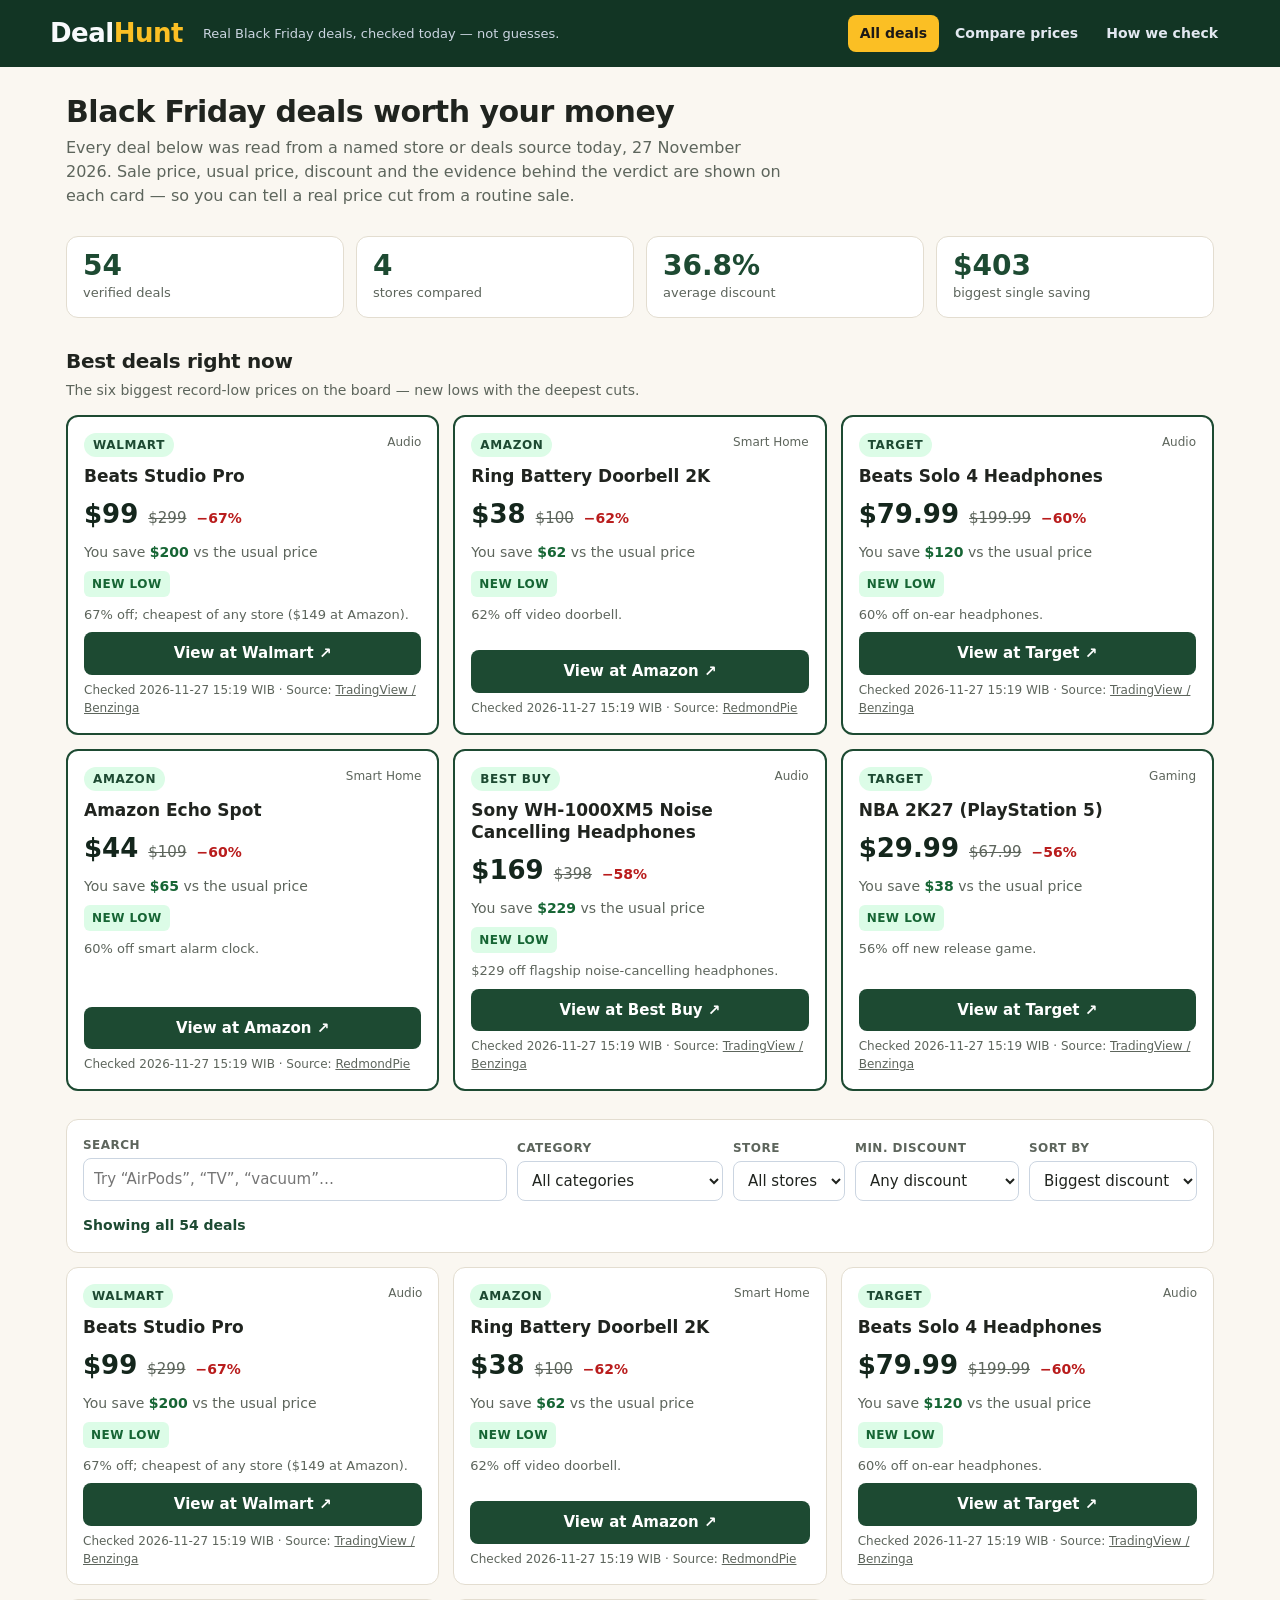
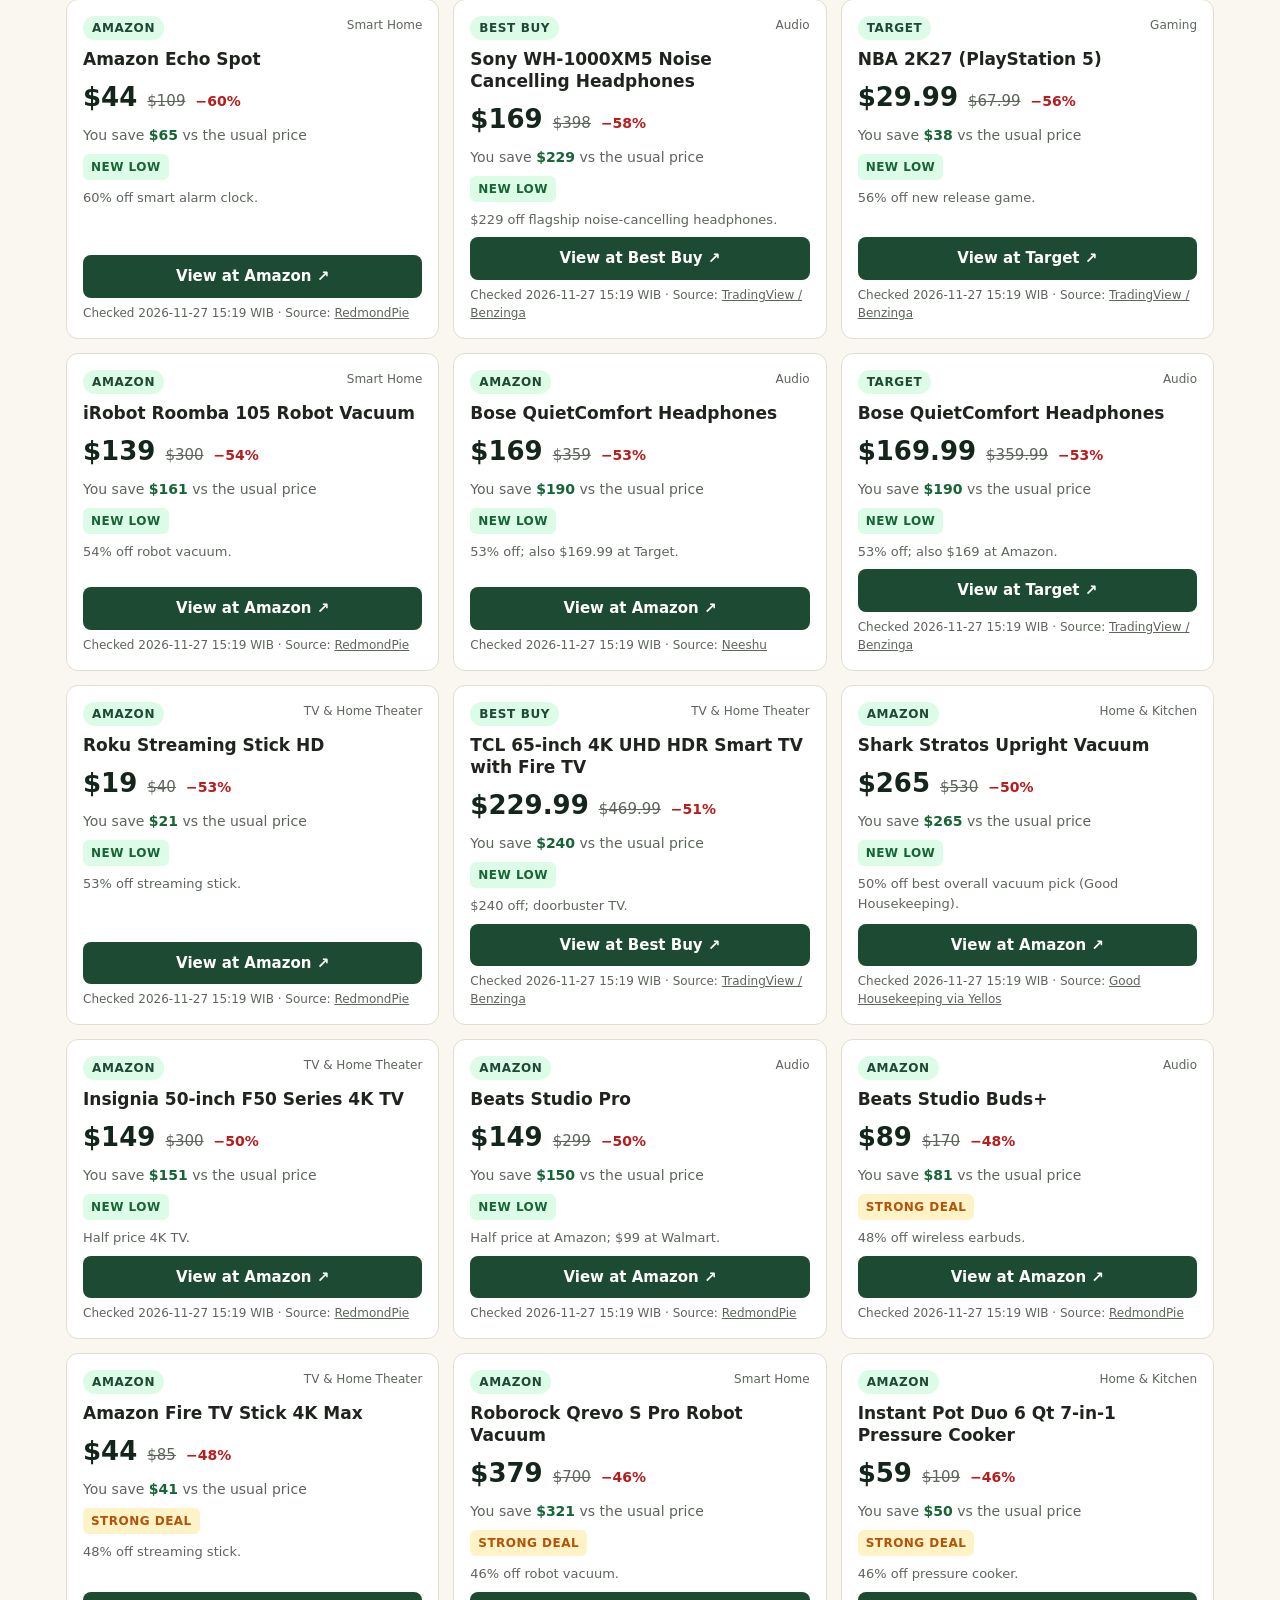
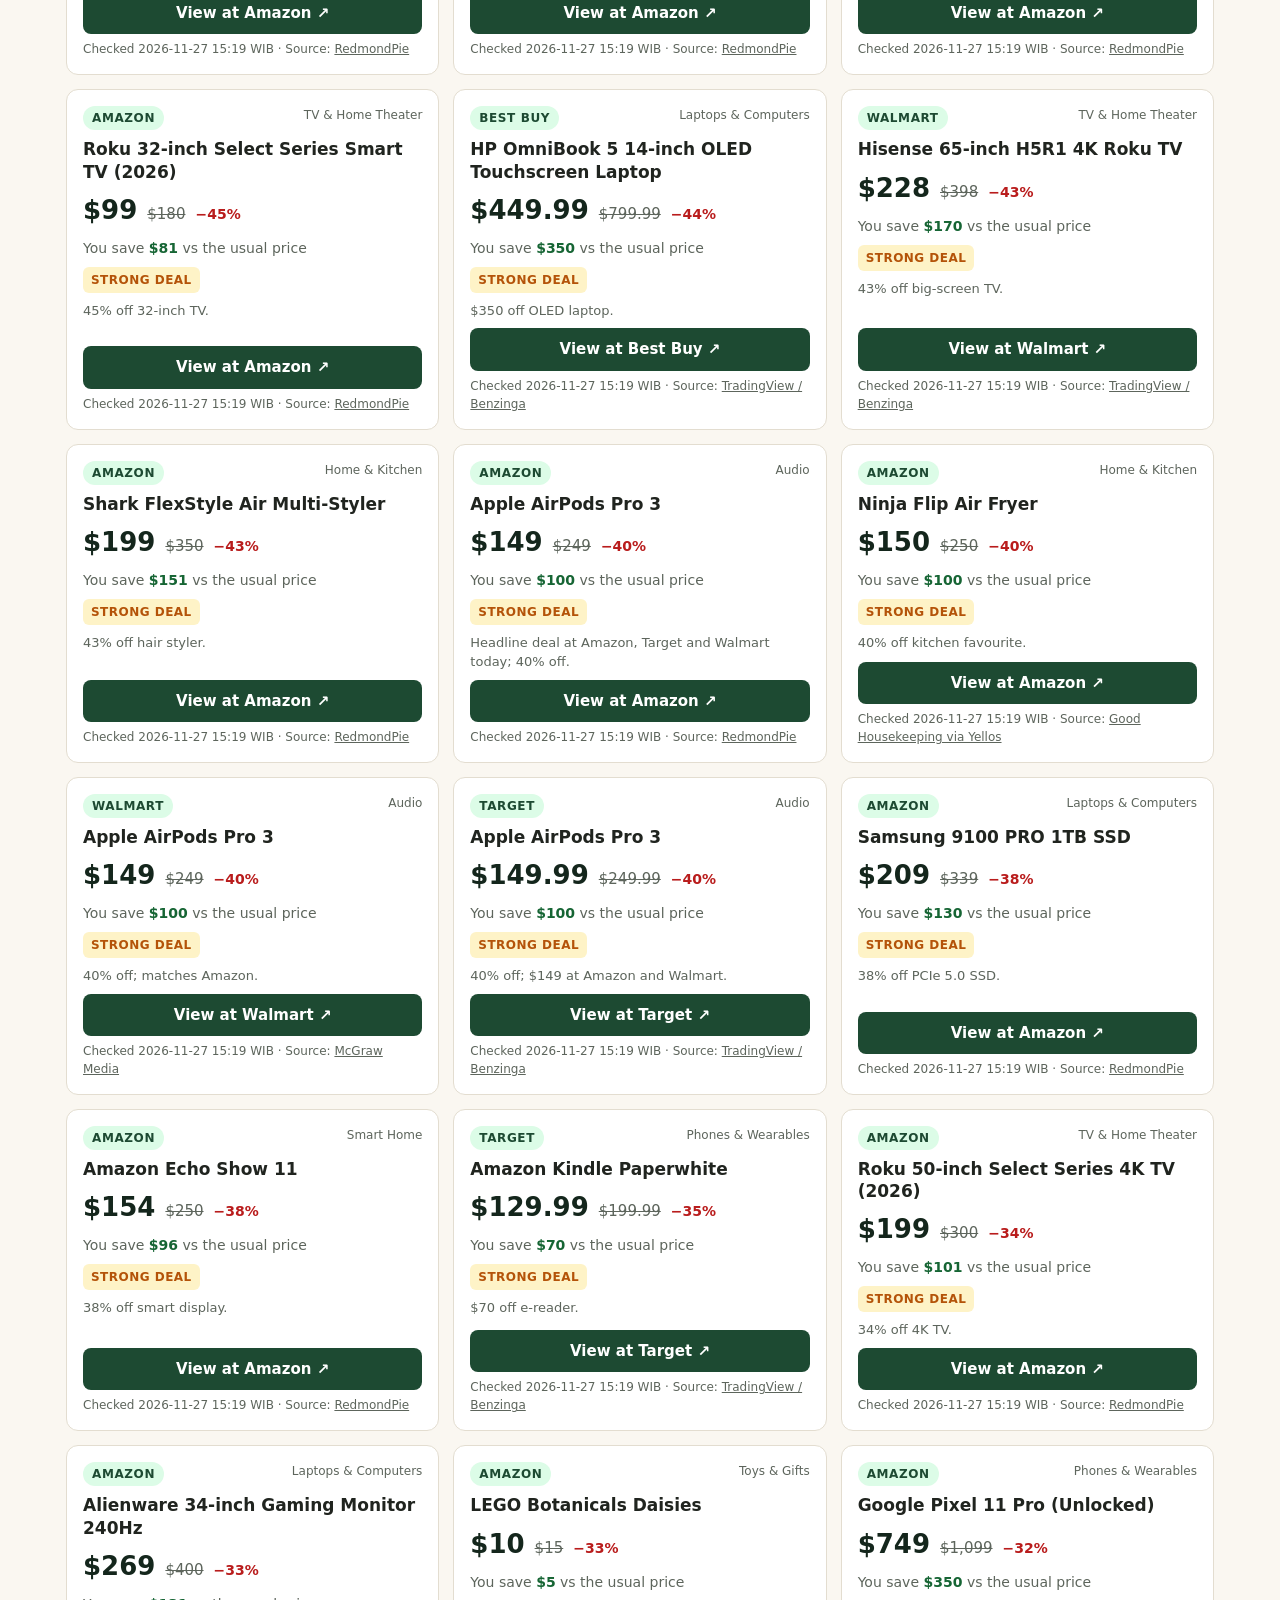
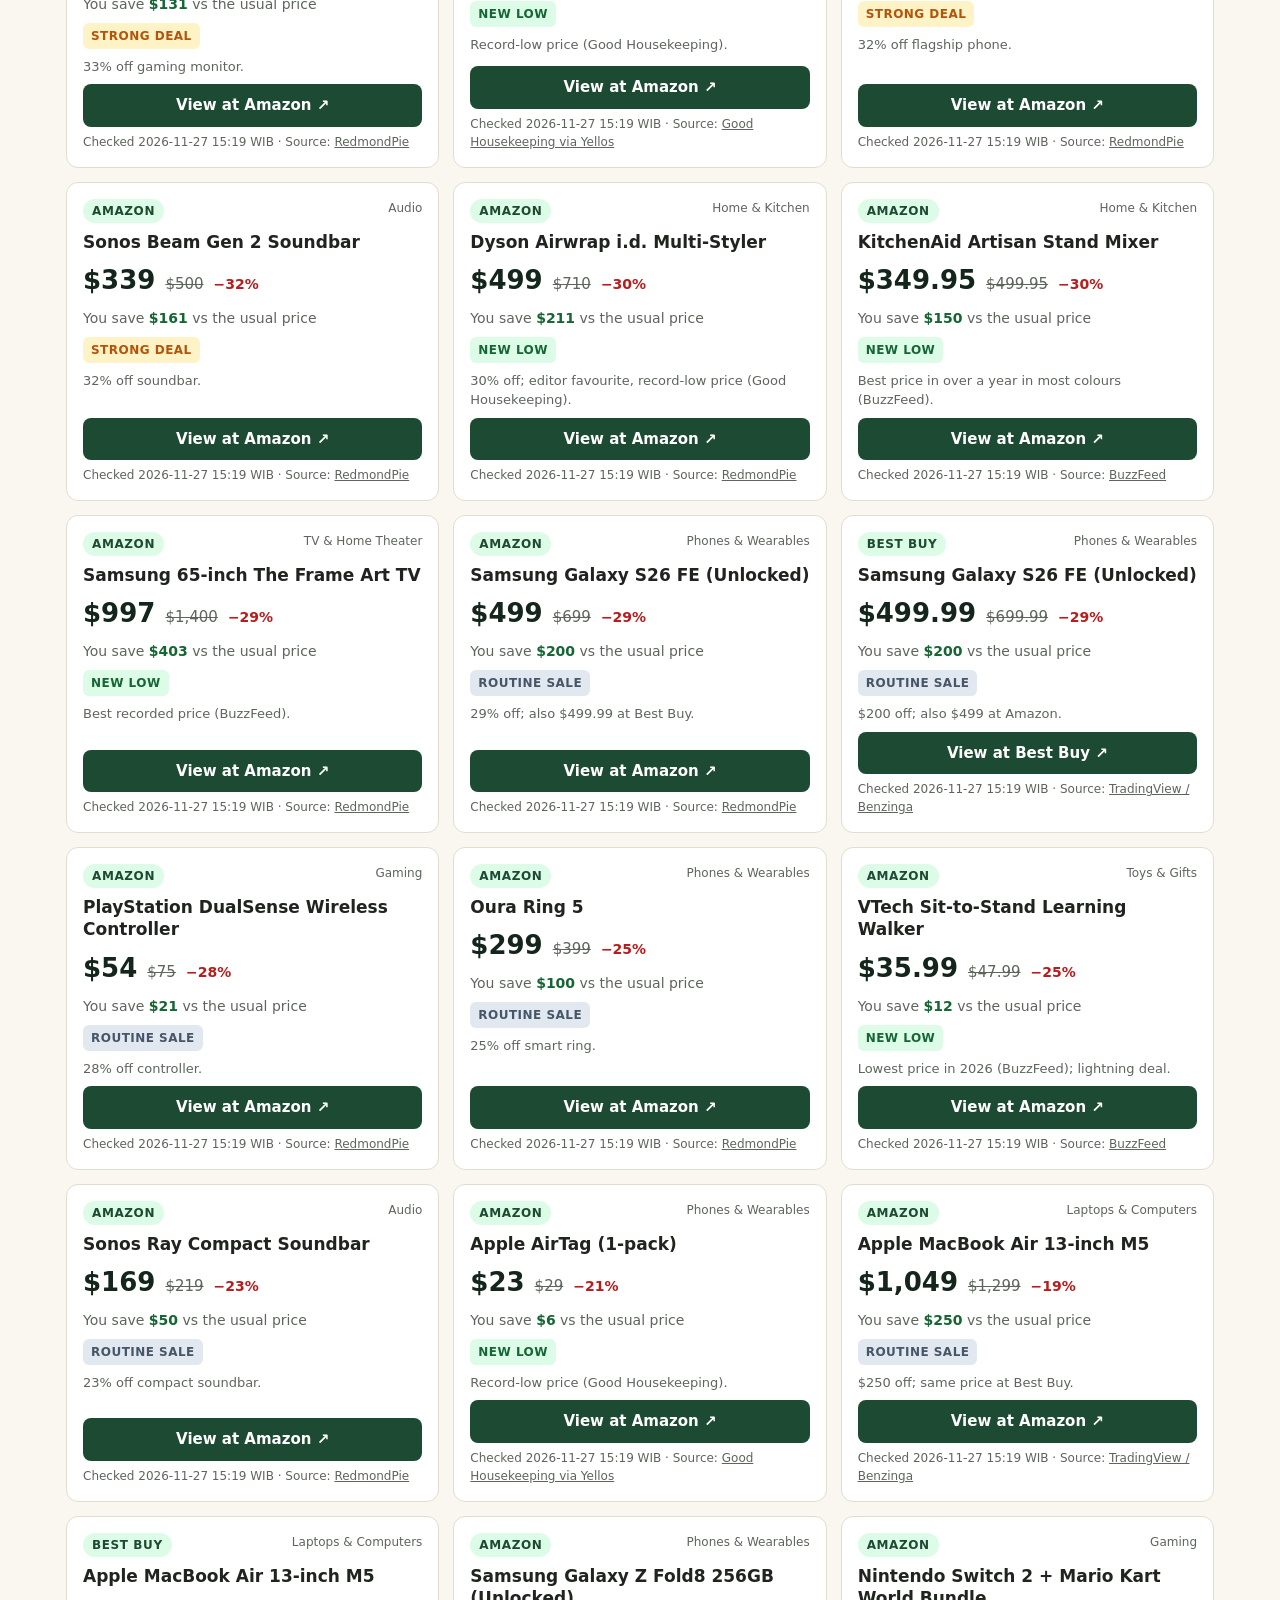
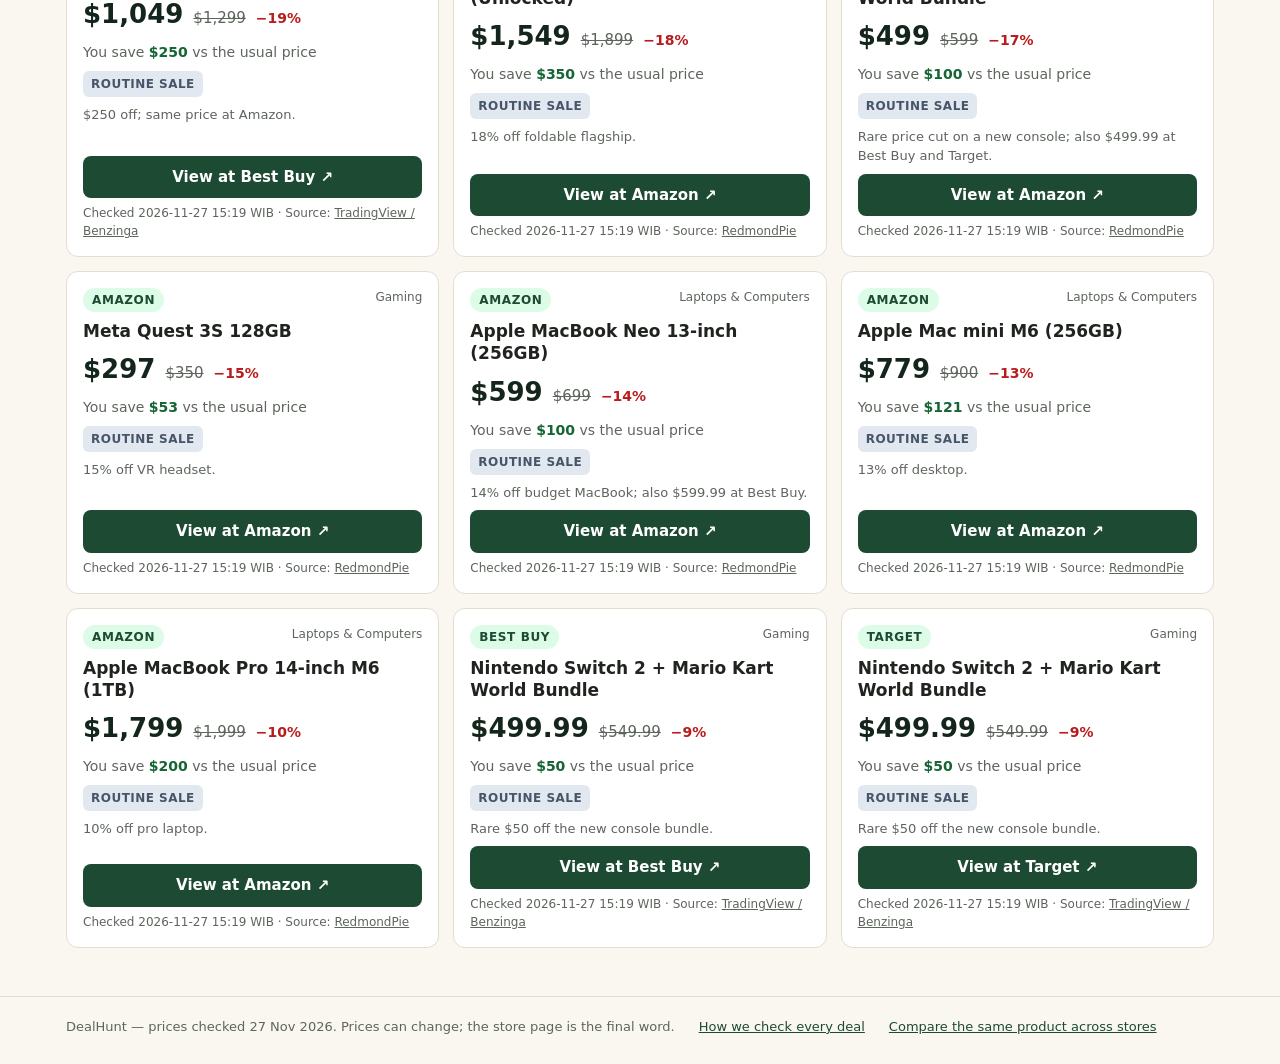
<file: app/index.html>
<!doctype html>
<html lang="en">
<head>
<meta charset="utf-8">
<meta name="viewport" content="width=device-width, initial-scale=1">
<title>DealHunt — Real Black Friday Deals, Checked Today</title>
<meta name="description" content="54 real Black Friday deals from Amazon, Best Buy, Target and Walmart, each checked against its source on 27 Nov 2026, with honest verdicts and price comparisons.">
<link rel="stylesheet" href="style.css">
<script type="module" src="main.js"></script>
</head>
<body data-page="home">
<header class="site-header">
  <div class="wrap">
    <a class="brand" href="index.html">Deal<span>Hunt</span></a>
    <p class="tagline">Real Black Friday deals, checked today — not guesses.</p>
    <nav class="site-nav" aria-label="Main">
      <a href="index.html" aria-current="page">All deals</a>
      <a href="compare.html">Compare prices</a>
      <a href="sources.html">How we check</a>
    </nav>
  </div>
</header>

<div class="wrap">
  <div class="page-head">
    <h1>Black Friday deals worth your money</h1>
    <p>Every deal below was read from a named store or deals source today, 27 November 2026. Sale price, usual price, discount and the evidence behind the verdict are shown on each card — so you can tell a real price cut from a routine sale.</p>
  </div>

  <ul class="stats" id="stats" aria-label="Deal summary"></ul>

  <h2 class="section-title">Best deals right now</h2>
  <p class="section-sub">The six biggest record-low prices on the board — new lows with the deepest cuts.</p>
  <div class="hero-grid" id="hero"></div>

  <section class="finder" aria-label="Find a deal">
    <div class="finder-row">
      <div class="field grow">
        <label for="q">Search</label>
        <input type="search" id="q" placeholder="Try “AirPods”, “TV”, “vacuum”…">
      </div>
      <div class="field">
        <label for="category">Category</label>
        <select id="category"></select>
      </div>
      <div class="field">
        <label for="store">Store</label>
        <select id="store"></select>
      </div>
      <div class="field">
        <label for="minDiscount">Min. discount</label>
        <select id="minDiscount">
          <option value="0">Any discount</option>
          <option value="30">30% off or more</option>
          <option value="40">40% off or more</option>
          <option value="50">50% off or more</option>
        </select>
      </div>
      <div class="field">
        <label for="sort">Sort by</label>
        <select id="sort">
          <option value="discount">Biggest discount</option>
          <option value="save">Biggest saving</option>
          <option value="price">Lowest price</option>
          <option value="verdict">Best verdict first</option>
        </select>
      </div>
    </div>
    <p class="result-count" id="resultCount" aria-live="polite"></p>
  </section>

  <main>
    <div class="deal-grid" id="grid"></div>
  </main>
</div>

<footer class="site-footer">
  <div class="wrap">
    <span>DealHunt — prices checked 27 Nov 2026. Prices can change; the store page is the final word.</span>
    <span><a href="sources.html">How we check every deal</a></span>
    <span><a href="compare.html">Compare the same product across stores</a></span>
  </div>
</footer>
</body>
</html>
</file>
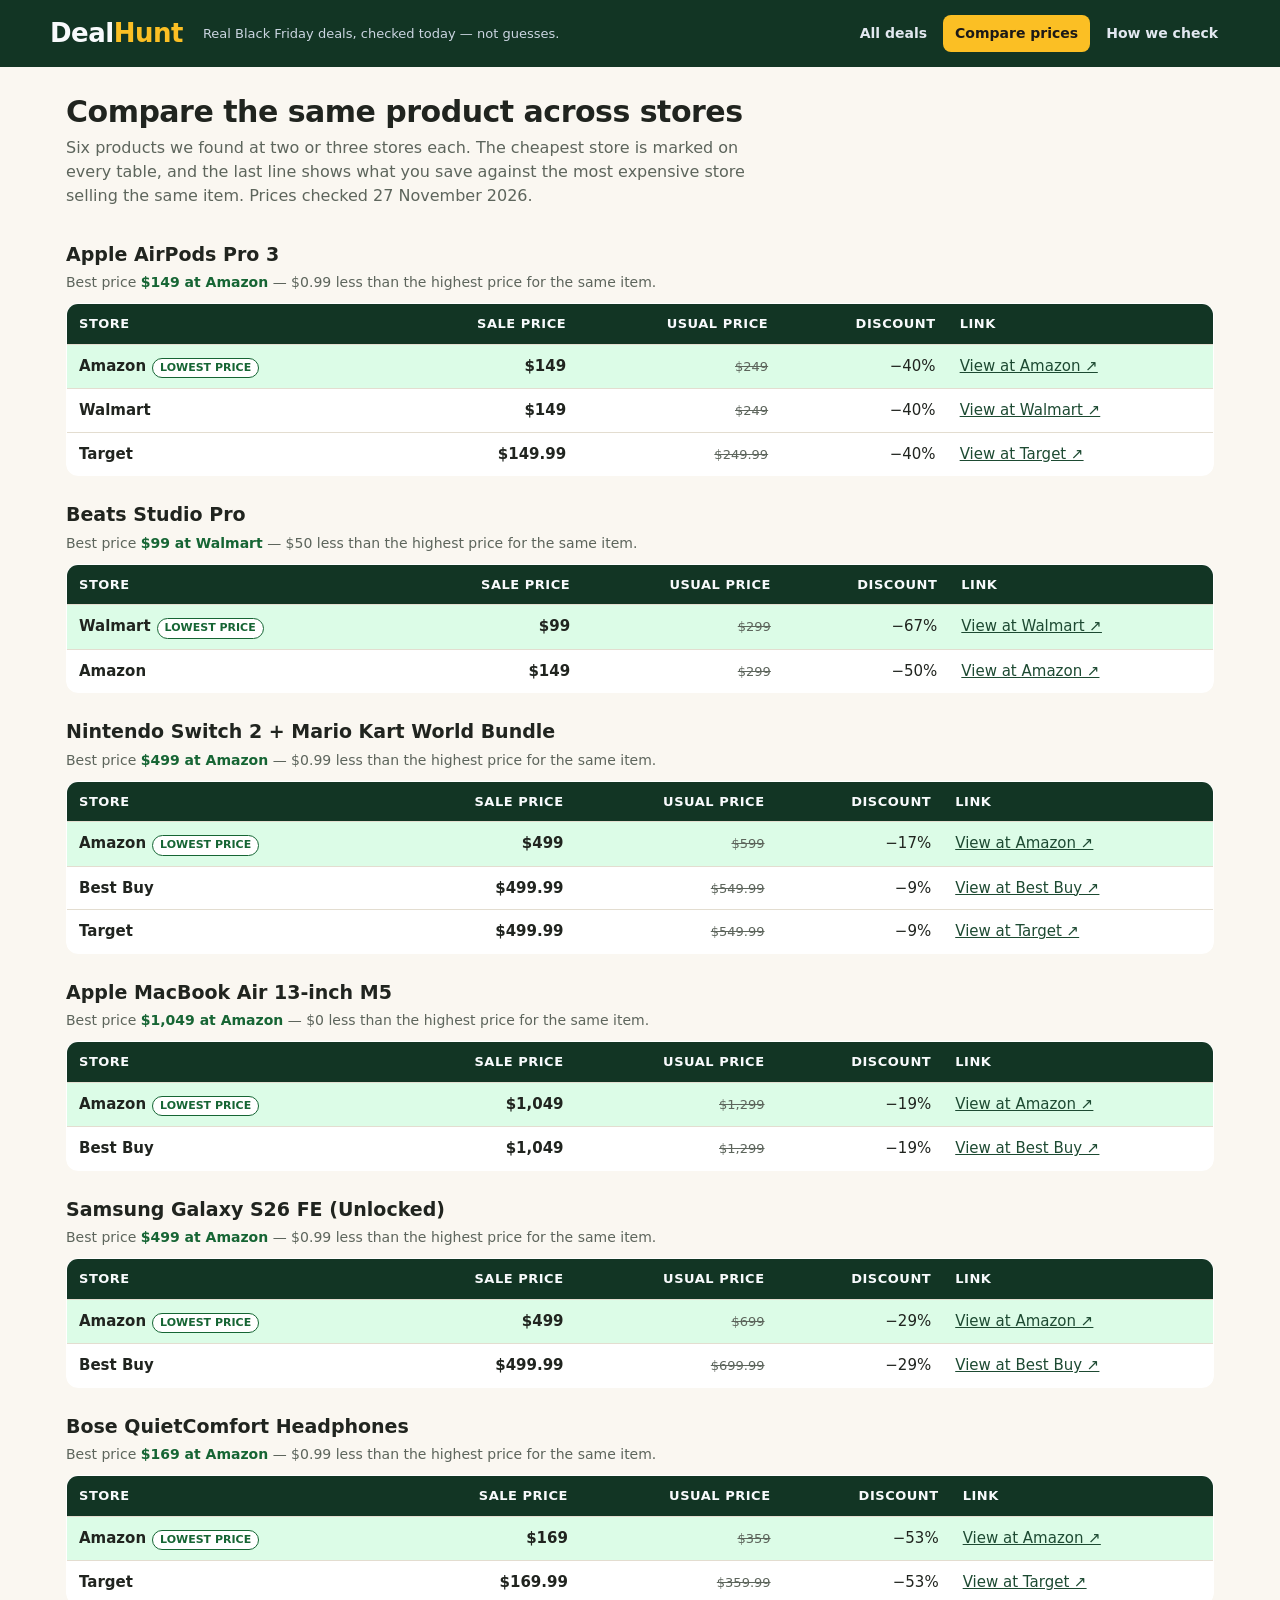
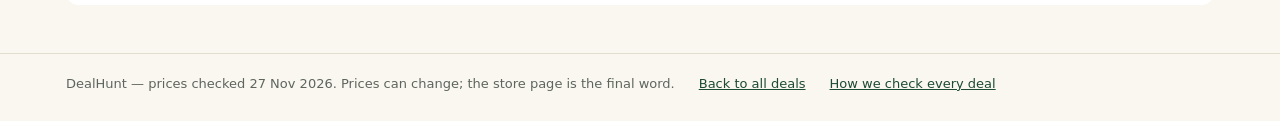
<file: app/compare.html>
<!doctype html>
<html lang="en">
<head>
<meta charset="utf-8">
<meta name="viewport" content="width=device-width, initial-scale=1">
<title>Compare Prices — DealHunt</title>
<meta name="description" content="The same Black Friday product at two or three stores, side by side, so you can see which store is actually cheapest.">
<link rel="stylesheet" href="style.css">
<script type="module" src="main.js"></script>
</head>
<body data-page="compare">
<header class="site-header">
  <div class="wrap">
    <a class="brand" href="index.html">Deal<span>Hunt</span></a>
    <p class="tagline">Real Black Friday deals, checked today — not guesses.</p>
    <nav class="site-nav" aria-label="Main">
      <a href="index.html">All deals</a>
      <a href="compare.html" aria-current="page">Compare prices</a>
      <a href="sources.html">How we check</a>
    </nav>
  </div>
</header>

<div class="wrap">
  <div class="page-head">
    <h1>Compare the same product across stores</h1>
    <p>Six products we found at two or three stores each. The cheapest store is marked on every table, and the last line shows what you save against the most expensive store selling the same item. Prices checked 27 November 2026.</p>
  </div>
  <main id="compareRoot"></main>
</div>

<footer class="site-footer">
  <div class="wrap">
    <span>DealHunt — prices checked 27 Nov 2026. Prices can change; the store page is the final word.</span>
    <span><a href="index.html">Back to all deals</a></span>
    <span><a href="sources.html">How we check every deal</a></span>
  </div>
</footer>
</body>
</html>
</file>
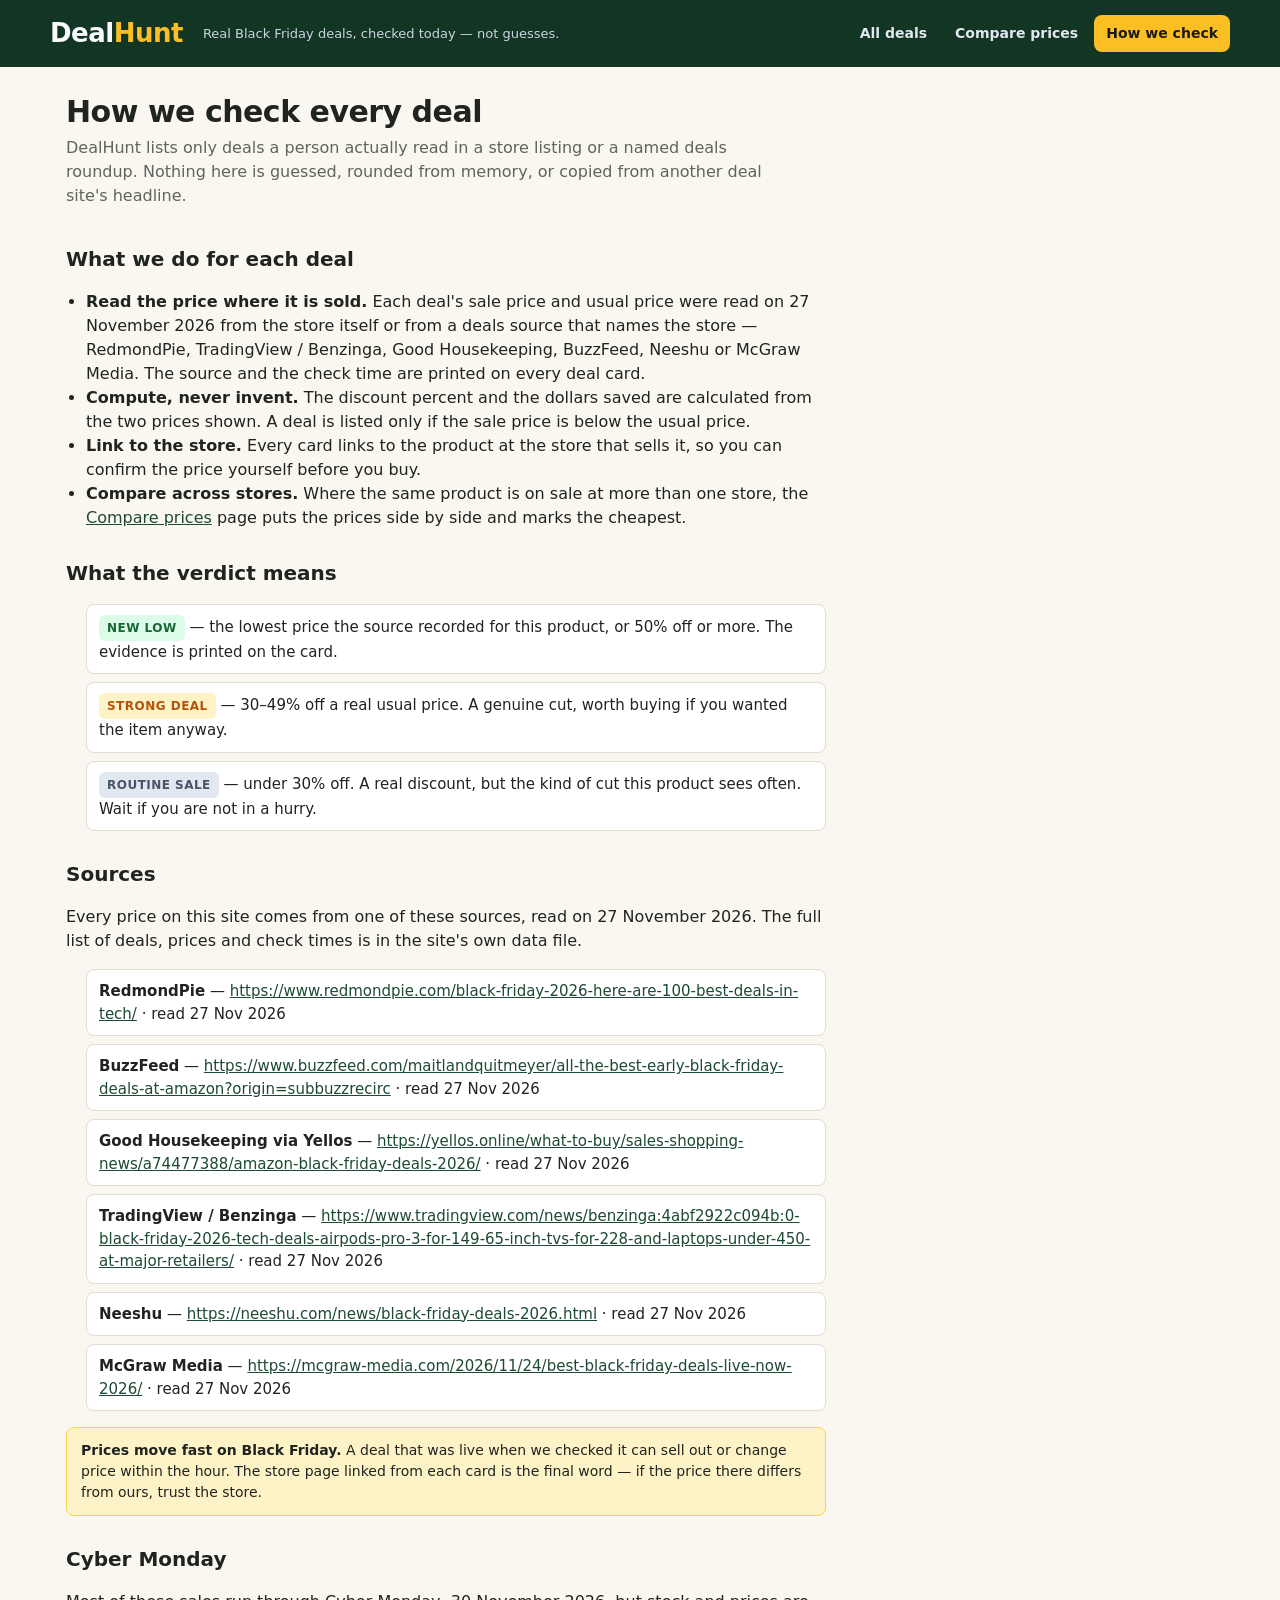
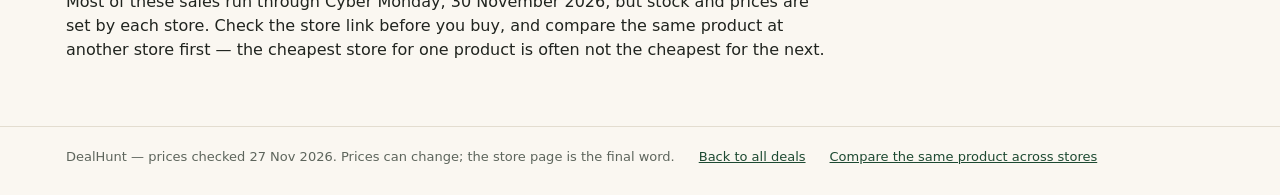
<file: app/sources.html>
<!doctype html>
<html lang="en">
<head>
<meta charset="utf-8">
<meta name="viewport" content="width=device-width, initial-scale=1">
<title>How We Check Every Deal — DealHunt</title>
<meta name="description" content="How DealHunt checks Black Friday prices, what each verdict means, and the sources behind every deal on the site.">
<link rel="stylesheet" href="style.css">
<script type="module" src="main.js"></script>
</head>
<body data-page="sources">
<header class="site-header">
  <div class="wrap">
    <a class="brand" href="index.html">Deal<span>Hunt</span></a>
    <p class="tagline">Real Black Friday deals, checked today — not guesses.</p>
    <nav class="site-nav" aria-label="Main">
      <a href="index.html">All deals</a>
      <a href="compare.html">Compare prices</a>
      <a href="sources.html" aria-current="page">How we check</a>
    </nav>
  </div>
</header>

<div class="wrap">
  <div class="page-head">
    <h1>How we check every deal</h1>
    <p>DealHunt lists only deals a person actually read in a store listing or a named deals roundup. Nothing here is guessed, rounded from memory, or copied from another deal site's headline.</p>
  </div>

  <main class="prose">
    <h2>What we do for each deal</h2>
    <ul>
      <li><strong>Read the price where it is sold.</strong> Each deal's sale price and usual price were read on 27 November 2026 from the store itself or from a deals source that names the store — RedmondPie, TradingView / Benzinga, Good Housekeeping, BuzzFeed, Neeshu or McGraw Media. The source and the check time are printed on every deal card.</li>
      <li><strong>Compute, never invent.</strong> The discount percent and the dollars saved are calculated from the two prices shown. A deal is listed only if the sale price is below the usual price.</li>
      <li><strong>Link to the store.</strong> Every card links to the product at the store that sells it, so you can confirm the price yourself before you buy.</li>
      <li><strong>Compare across stores.</strong> Where the same product is on sale at more than one store, the <a href="compare.html">Compare prices</a> page puts the prices side by side and marks the cheapest.</li>
    </ul>

    <h2>What the verdict means</h2>
    <ul class="verdict-key">
      <li><span class="verdict new-low">NEW LOW</span> — the lowest price the source recorded for this product, or 50% off or more. The evidence is printed on the card.</li>
      <li><span class="verdict strong-deal">STRONG DEAL</span> — 30–49% off a real usual price. A genuine cut, worth buying if you wanted the item anyway.</li>
      <li><span class="verdict routine-sale">ROUTINE SALE</span> — under 30% off. A real discount, but the kind of cut this product sees often. Wait if you are not in a hurry.</li>
    </ul>

    <h2>Sources</h2>
    <p>Every price on this site comes from one of these sources, read on 27 November 2026. The full list of deals, prices and check times is in the site's own data file.</p>
    <ul class="source-list" id="sourceList"></ul>

    <p class="note"><strong>Prices move fast on Black Friday.</strong> A deal that was live when we checked it can sell out or change price within the hour. The store page linked from each card is the final word — if the price there differs from ours, trust the store.</p>

    <h2>Cyber Monday</h2>
    <p>Most of these sales run through Cyber Monday, 30 November 2026, but stock and prices are set by each store. Check the store link before you buy, and compare the same product at another store first — the cheapest store for one product is often not the cheapest for the next.</p>
  </main>
</div>

<footer class="site-footer">
  <div class="wrap">
    <span>DealHunt — prices checked 27 Nov 2026. Prices can change; the store page is the final word.</span>
    <span><a href="index.html">Back to all deals</a></span>
    <span><a href="compare.html">Compare the same product across stores</a></span>
  </div>
</footer>
</body>
</html>
</file>
<file: app/style.css>
/* DealHunt — hand-written stylesheet. No frameworks, no web fonts, no images.
   One palette: ink green header, warm paper background, amber discount marks.
   Layouts are fluid grids with minmax(0, 1fr) so nothing overflows at 360px. */

* { box-sizing: border-box; }

:root {
  --ink: #14261c;
  --pine: #1d4a32;
  --pine-deep: #123524;
  --paper: #faf7f1;
  --card: #ffffff;
  --line: #e3ddd0;
  --text: #20241f;
  --muted: #5d655c;
  --amber: #b45309;
  --amber-soft: #fef3c7;
  --green: #166534;
  --green-soft: #dcfce7;
  --slate: #475569;
  --slate-soft: #e2e8f0;
  --red: #b91c1c;
  --radius: 12px;
}

html { -webkit-text-size-adjust: 100%; }

body {
  margin: 0;
  background: var(--paper);
  color: var(--text);
  font-family: system-ui, -apple-system, "Segoe UI", Roboto, Helvetica, Arial, sans-serif;
  font-size: 16px;
  line-height: 1.5;
}

a { color: var(--pine); }

/* ---------- header ---------- */

.site-header {
  background: var(--pine-deep);
  color: #f8fafc;
  padding: 0 16px;
}

.site-header .wrap {
  max-width: 1180px;
  margin: 0 auto;
  display: flex;
  flex-wrap: wrap;
  align-items: center;
  gap: 8px 20px;
  padding: 14px 0;
}

.brand {
  color: #f8fafc;
  text-decoration: none;
  font-size: 26px;
  font-weight: 800;
  letter-spacing: -0.5px;
  white-space: nowrap;
}

.brand span { color: #fbbf24; }

.tagline {
  margin: 0;
  font-size: 13px;
  color: #cbd5e1;
}

.site-nav {
  margin-left: auto;
  display: flex;
  flex-wrap: wrap;
  gap: 4px;
}

.site-nav a {
  color: #e2e8f0;
  text-decoration: none;
  font-size: 14px;
  font-weight: 600;
  padding: 8px 12px;
  border-radius: 8px;
}

.site-nav a:hover { background: rgba(255, 255, 255, 0.12); }
.site-nav a[aria-current="page"] { background: #fbbf24; color: #1c1917; }

/* ---------- page shell ---------- */

.wrap { max-width: 1180px; margin: 0 auto; padding: 0 16px; }

.page-head { padding: 28px 0 8px; }
.page-head h1 { margin: 0 0 6px; font-size: 30px; line-height: 1.15; letter-spacing: -0.5px; }
.page-head p { margin: 0; color: var(--muted); max-width: 720px; }

main { padding-bottom: 48px; }

/* ---------- stats strip ---------- */

.stats {
  display: grid;
  grid-template-columns: repeat(4, minmax(0, 1fr));
  gap: 12px;
  margin: 20px 0 8px;
  padding: 0;
  list-style: none;
}

.stats li {
  background: var(--card);
  border: 1px solid var(--line);
  border-radius: var(--radius);
  padding: 14px 16px;
  min-width: 0;
}

.stats .num {
  display: block;
  font-size: 28px;
  font-weight: 800;
  line-height: 1.1;
  color: var(--pine);
  white-space: nowrap;
}

.stats .lbl { display: block; font-size: 13px; color: var(--muted); margin-top: 2px; }

/* ---------- hero: best deals ---------- */

.section-title {
  font-size: 20px;
  margin: 28px 0 4px;
  letter-spacing: -0.3px;
}

.section-sub { color: var(--muted); margin: 0 0 14px; font-size: 14px; }

.hero-grid {
  display: grid;
  grid-template-columns: repeat(3, minmax(0, 1fr));
  gap: 14px;
}

/* ---------- finder controls ---------- */

.finder {
  background: var(--card);
  border: 1px solid var(--line);
  border-radius: var(--radius);
  padding: 16px;
  margin-top: 28px;
}

.finder-row {
  display: flex;
  flex-wrap: wrap;
  gap: 10px;
  align-items: flex-end;
}

.field { display: flex; flex-direction: column; gap: 4px; min-width: 0; }
.field.grow { flex: 1 1 220px; }
.field label { font-size: 12px; font-weight: 700; text-transform: uppercase; letter-spacing: 0.04em; color: var(--muted); }

.field input[type="search"],
.field select {
  font: inherit;
  font-size: 15px;
  padding: 9px 10px;
  border: 1px solid #cbd5e1;
  border-radius: 8px;
  background: #fff;
  color: var(--text);
  width: 100%;
  min-width: 0;
}

.field input[type="search"]:focus,
.field select:focus { outline: 2px solid var(--pine); outline-offset: 1px; }

.result-count {
  margin: 14px 0 0;
  font-size: 14px;
  font-weight: 600;
  color: var(--pine);
}

.result-count .empty-note { color: var(--muted); font-weight: 400; }

/* ---------- deal grid + cards ---------- */

.deal-grid {
  display: grid;
  grid-template-columns: repeat(3, minmax(0, 1fr));
  gap: 14px;
  margin-top: 14px;
}

.deal-card {
  background: var(--card);
  border: 1px solid var(--line);
  border-radius: var(--radius);
  padding: 16px;
  display: flex;
  flex-direction: column;
  gap: 8px;
  min-width: 0;
}

.deal-card.hero-card { border: 2px solid var(--pine); }

.deal-top {
  display: flex;
  justify-content: space-between;
  align-items: flex-start;
  gap: 8px;
}

.store-chip {
  display: inline-block;
  font-size: 12px;
  font-weight: 700;
  text-transform: uppercase;
  letter-spacing: 0.05em;
  color: var(--pine);
  background: var(--green-soft);
  border-radius: 999px;
  padding: 3px 9px;
  white-space: nowrap;
}

.category {
  font-size: 12px;
  color: var(--muted);
  white-space: nowrap;
}

.deal-name {
  margin: 0;
  font-size: 17px;
  line-height: 1.3;
  font-weight: 700;
  overflow-wrap: break-word;
}

.price-row { display: flex; align-items: baseline; gap: 10px; flex-wrap: wrap; }

.sale-price { font-size: 26px; font-weight: 800; color: var(--ink); }

.usual-price { font-size: 15px; color: var(--muted); text-decoration: line-through; }

.discount-badge {
  font-size: 14px;
  font-weight: 800;
  color: var(--red);
}

.save-line { font-size: 14px; color: var(--muted); margin: 0; }
.save-line strong { color: var(--green); }

.verdict {
  display: inline-block;
  align-self: flex-start;
  font-size: 12px;
  font-weight: 800;
  letter-spacing: 0.04em;
  border-radius: 6px;
  padding: 4px 8px;
}

.verdict.new-low { background: var(--green-soft); color: var(--green); }
.verdict.strong-deal { background: var(--amber-soft); color: var(--amber); }
.verdict.routine-sale { background: var(--slate-soft); color: var(--slate); }

.evidence { font-size: 13px; color: var(--muted); margin: 0; }

.deal-foot { margin-top: auto; display: flex; flex-direction: column; gap: 6px; }

.store-btn {
  display: inline-block;
  text-align: center;
  background: var(--pine);
  color: #fff;
  text-decoration: none;
  font-weight: 700;
  font-size: 15px;
  padding: 10px 14px;
  border-radius: 8px;
}

.store-btn:hover { background: var(--pine-deep); }

.checked-line { font-size: 12px; color: var(--muted); margin: 0; overflow-wrap: break-word; }
.checked-line a { color: var(--muted); }

/* ---------- compare tables ---------- */

.compare-block { margin-top: 24px; }

.compare-block h2 {
  font-size: 19px;
  margin: 0 0 4px;
  overflow-wrap: break-word;
}

.compare-block .best-line { color: var(--muted); font-size: 14px; margin: 0 0 10px; }
.compare-block .best-line strong { color: var(--green); }

table.compare {
  width: 100%;
  min-width: 560px;
  border-collapse: collapse;
  background: var(--card);
  border: 1px solid var(--line);
  border-radius: var(--radius);
  overflow: hidden;
  font-size: 15px;
}

/* On a phone the table keeps its columns and scrolls inside its own box,
   so the page itself never grows wider than the screen. */
.table-scroll { overflow-x: auto; border-radius: var(--radius); }

table.compare th,
table.compare td {
  text-align: left;
  padding: 10px 12px;
  border-bottom: 1px solid var(--line);
  vertical-align: top;
}

table.compare thead th {
  background: var(--pine-deep);
  color: #f8fafc;
  font-size: 13px;
  text-transform: uppercase;
  letter-spacing: 0.04em;
}

table.compare tbody tr:last-child th,
table.compare tbody tr:last-child td { border-bottom: 0; }

table.compare tr.cheapest td { background: var(--green-soft); }
.lowest-tag {
  display: inline-block;
  font-size: 11px;
  font-weight: 800;
  color: var(--green);
  background: #fff;
  border: 1px solid var(--green);
  border-radius: 999px;
  padding: 1px 7px;
  margin-left: 6px;
  white-space: nowrap;
}

table.compare td.num, table.compare th.num { text-align: right; white-space: nowrap; }
table.compare td .was { color: var(--muted); text-decoration: line-through; font-size: 13px; }

/* ---------- sources page ---------- */

.prose { max-width: 760px; }
.prose h2 { font-size: 20px; margin: 28px 0 8px; }
.prose p, .prose li { overflow-wrap: break-word; }
.prose ul { padding-left: 20px; }

.verdict-key { list-style: none; padding: 0; display: grid; gap: 8px; }
.verdict-key li {
  background: var(--card);
  border: 1px solid var(--line);
  border-radius: 8px;
  padding: 10px 12px;
  font-size: 15px;
  min-width: 0;
}

.source-list { list-style: none; padding: 0; display: grid; gap: 8px; }
.source-list li {
  background: var(--card);
  border: 1px solid var(--line);
  border-radius: 8px;
  padding: 10px 12px;
  font-size: 15px;
  overflow-wrap: break-word;
  min-width: 0;
}

/* Long source URLs must break anywhere, or the Sources page grows wider
   than a phone screen. */
.source-list a { overflow-wrap: anywhere; }

.note {
  background: var(--amber-soft);
  border: 1px solid #fcd34d;
  border-radius: 8px;
  padding: 12px 14px;
  font-size: 14px;
}

/* ---------- footer ---------- */

.site-footer {
  border-top: 1px solid var(--line);
  padding: 20px 16px 28px;
  color: var(--muted);
  font-size: 13px;
}

.site-footer .wrap { display: flex; flex-wrap: wrap; gap: 6px 24px; }

/* ---------- responsive ---------- */

@media (max-width: 900px) {
  .hero-grid, .deal-grid { grid-template-columns: repeat(2, minmax(0, 1fr)); }
  .stats { grid-template-columns: repeat(2, minmax(0, 1fr)); }
}

@media (max-width: 620px) {
  .hero-grid, .deal-grid { grid-template-columns: minmax(0, 1fr); }
  .page-head h1 { font-size: 25px; }
  .brand { font-size: 22px; }
  .site-nav { margin-left: 0; }
  .site-nav a { padding: 7px 9px; }
  table.compare { font-size: 14px; }
  table.compare th, table.compare td { padding: 8px; }
  .hide-mobile { display: none; }
}
</file>
